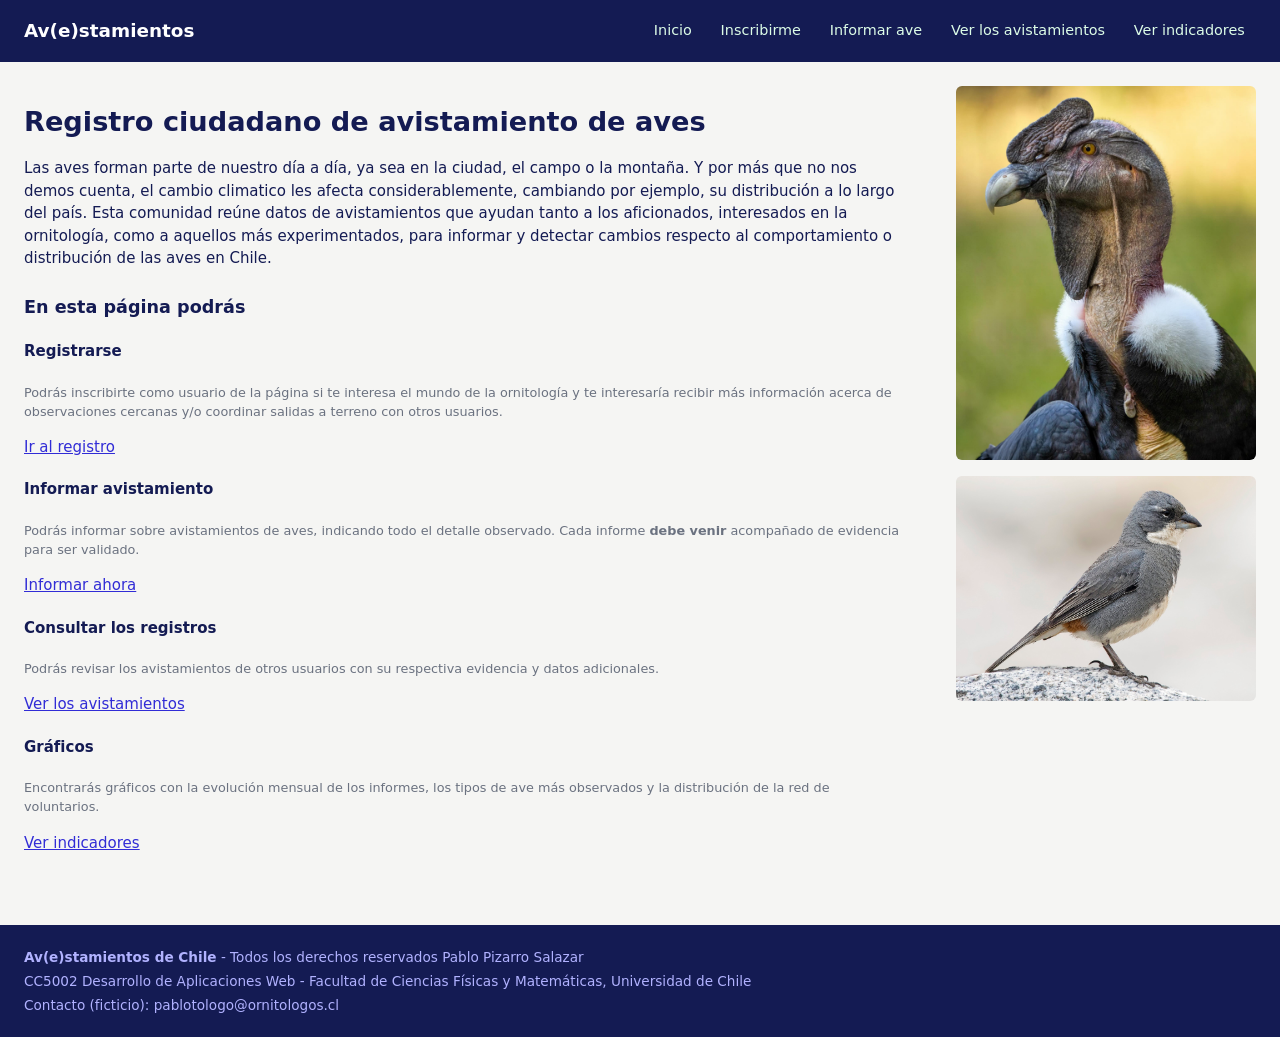
<file: index.html>
<!DOCTYPE html>
<html lang="es">

<head>
    <meta charset="UTF-8">
    <meta name="viewport" content="width=device-width, initial-scale=1.0">
    <title>Página Principal | Av(e)stamientos</title>
    <link rel="stylesheet" href="css/estilos.css">
</head>

<body>

    <header>
        <h1>Av(e)stamientos</h1>
        <nav>
            <ul>
                <li><a href="index.html">Inicio</a></li>
                <li><a href="registro-voluntario.html">Inscribirme</a></li>
                <li><a href="nuevo-avistamiento.html">Informar ave</a></li>
                <li><a href="avistamientos.html">Ver los avistamientos</a></li>
                <li><a href="estadisticas.html">Ver indicadores</a></li>
            </ul>
        </nav>
    </header>

    <div class="contenido-principal">
        <main>
            <h2>Registro ciudadano de avistamiento de aves</h2>
            <p>Las aves forman parte de nuestro día a día, ya sea en la ciudad, el campo o la
            montaña. Y por más que no nos demos cuenta, el cambio climatico les afecta considerablemente,
            cambiando por ejemplo, su distribución a lo largo del país. Esta comunidad reúne datos de avistamientos
            que ayudan tanto a los aficionados, interesados en la ornitología, como a aquellos más experimentados, para informar
            y detectar cambios respecto al comportamiento o distribución de las aves en Chile.</p>

            <h3>En esta página podrás</h3>

            
            <section>
                <h4>Registrarse</h4>
                <small class="ayuda">Podrás inscribirte como usuario de la página si te interesa el mundo de la ornitología
                    y te interesaría recibir más información acerca de observaciones cercanas
                    y/o coordinar salidas a terreno con otros usuarios.</small>
                <p><a href="registro-voluntario.html">Ir al registro</a></p>
            </section>
            <section>
                <h4>Informar avistamiento</h4>
                <small class="ayuda">Podrás informar sobre avistamientos de aves, indicando todo el detalle observado.
                    Cada informe <strong>debe venir</strong> acompañado de evidencia para ser validado.</small>
                <p><a href="nuevo-avistamiento.html">Informar ahora</a></p>
            </section>
            <section>
                <h4>Consultar los registros</h4>
                <small class="ayuda">Podrás revisar los avistamientos de otros usuarios con su respectiva evidencia y
                    datos adicionales.</small>
                <p><a href="avistamientos.html">Ver los avistamientos</a></p>
            </section>
            <section>
                <h4>Gráficos</h4>
                <small class="ayuda">Encontrarás gráficos con la evolución mensual de los informes, los tipos de ave
                    más observados y la distribución de la red de voluntarios.</small>
                <p><a href="estadisticas.html">Ver indicadores</a></p>
            </section>

        </main>

        <aside>
            <img src="img/condor-andino.jpg" alt="Primer plano de Cóndor Andino" width="300" height="300">
            <img src="img/diuca.jpeg" alt="Diuca parada en una rama" width="300" height="300">
        </aside>
    </div>

    <footer>
        <p><b>Av(e)stamientos de Chile</b> - Todos los derechos reservados Pablo Pizarro Salazar</p>
        <p>CC5002 Desarrollo de Aplicaciones Web - Facultad de Ciencias Físicas y Matemáticas, Universidad de Chile</p>
        <p>Contacto (ficticio): pablotologo@ornitologos.cl</p>
    </footer>

</body>

</html>
</file>
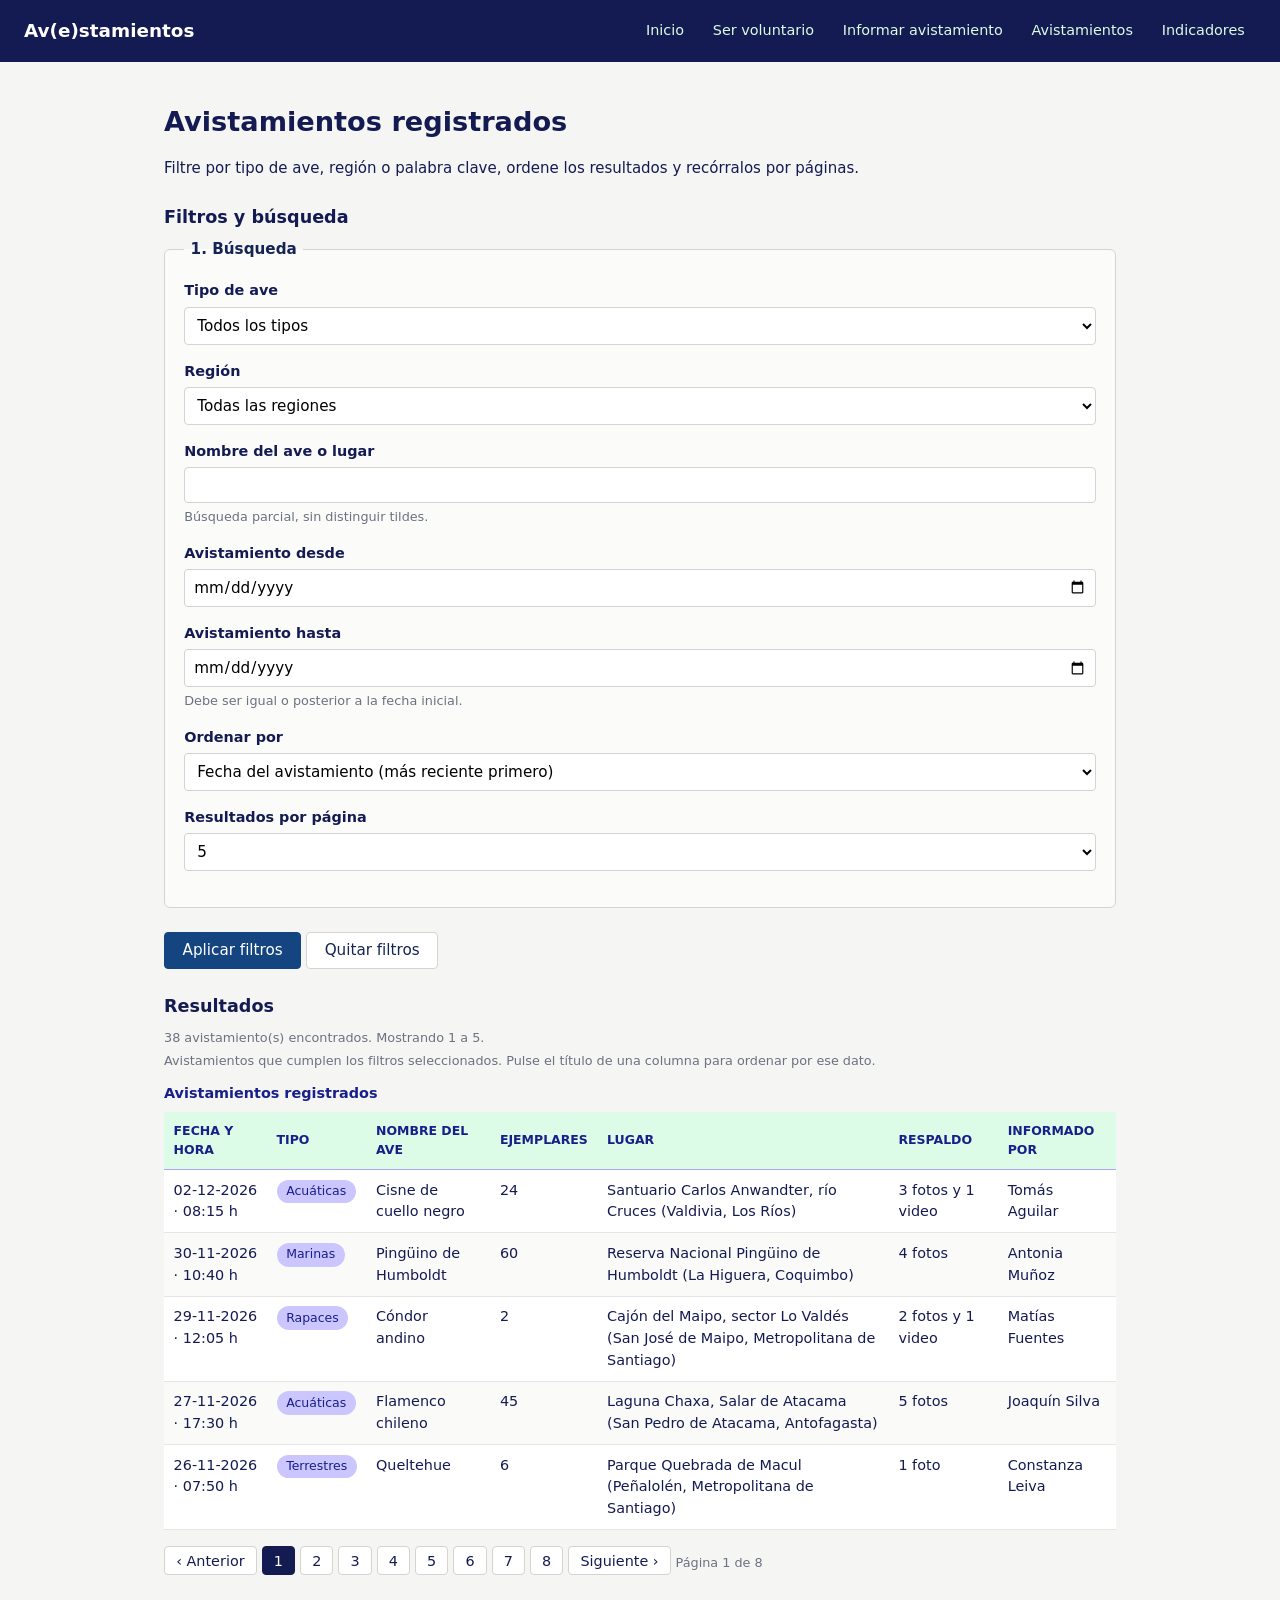
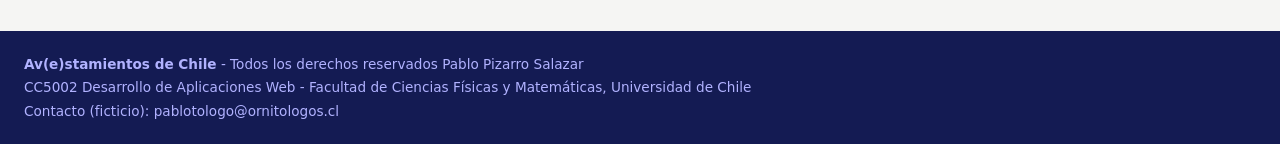
<file: avistamientos.html>
<!DOCTYPE html>
<html lang="es">

<head>
    <meta charset="UTF-8">
    <meta name="viewport" content="width=device-width, initial-scale=1.0">
    <title>Avistamientos registrados | Av(e)stamientos</title>
    <link rel="stylesheet" href="css/estilos.css">
</head>

<body>

    <header>
        <h1>Av(e)stamientos</h1>
        <nav>
            <ul>
                <li><a href="index.html">Inicio</a></li>
                <li><a href="registro-voluntario.html">Ser voluntario</a></li>
                <li><a href="nuevo-avistamiento.html">Informar avistamiento</a></li>
                <li><a href="avistamientos.html">Avistamientos</a></li>
                <li><a href="estadisticas.html">Indicadores</a></li>
            </ul>
        </nav>
    </header>

    <main>
        <form id="form-avistamientos" novalidate>
            <h2>Avistamientos registrados</h2>
            <p>Filtre por tipo de ave, región o palabra clave, ordene los resultados y recórralos por páginas.
            </p>

            <section>
                <h3>Filtros y búsqueda</h3>
                <fieldset>
                    <legend>Búsqueda</legend>
                    <div>
                        <label for="tipo-ave">Tipo de ave</label>
                        <select id="tipo-ave" name="tipo-ave">
                            <option value="todos">Todos los tipos</option>
                            <option value="rapaces">Rapaces</option>
                            <option value="acuaticas">Acuáticas</option>
                            <option value="marinas">Marinas</option>
                            <option value="terrestres">Terrestres</option>
                            <option value="paseriformes">Paseriformes</option>
                            <option value="picaflores">Picaflores</option>
                        </select>
                        <span class="error" id="error-tipo-ave"></span>
                    </div>
                    <div>
                        <label for="region">Región</label>
                        <select id="region" name="region">
                            <option value="">Todas las regiones</option>
                            <option value="Arica y Parinacota">Arica y Parinacota</option>
                            <option value="Tarapacá">Tarapacá</option>
                            <option value="Antofagasta">Antofagasta</option>
                            <option value="Atacama">Atacama</option>
                            <option value="Coquimbo">Coquimbo</option>
                            <option value="Valparaíso">Valparaíso</option>
                            <option value="Metropolitana de Santiago">Metropolitana de Santiago</option>
                            <option value="Libertador General Bernardo O'Higgins">O'Higgins</option>
                            <option value="Maule">Maule</option>
                            <option value="Ñuble">Ñuble</option>
                            <option value="Biobío">Biobío</option>
                            <option value="La Araucanía">La Araucanía</option>
                            <option value="Los Ríos">Los Ríos</option>
                            <option value="Los Lagos">Los Lagos</option>
                            <option value="Aysén del General Carlos Ibáñez del Campo">Aysén</option>
                            <option value="Magallanes y de la Antártica Chilena">Magallanes</option>
                        </select>
                        <span class="error" id="error-region"></span>
                    </div>
                    <div>
                        <label for="palabra-clave">Nombre del ave o lugar</label>
                        <input type="text" id="palabra-clave" name="palabra-clave">
                        <small class="ayuda">Búsqueda parcial, sin distinguir tildes.</small>
                        <span class="error" id="error-palabra-clave"></span>
                    </div>
                    <div>
                        <label for="avistamiento-desde">Avistamiento desde</label>
                        <input type="date" id="avistamiento-desde" name="avistamiento-desde">
                        <span class="error" id="error-avistamiento-desde"></span>
                    </div>
                    <div>
                        <label for="avistamiento-hasta">Avistamiento hasta</label>
                        <input type="date" id="avistamiento-hasta" name="avistamiento-hasta">
                        <small class="ayuda">Debe ser igual o posterior a la fecha inicial.</small>
                        <span class="error" id="error-avistamiento-hasta"></span>
                    </div>
                    <div>
                        <label for="ordenar-por">Ordenar por</label>
                        <select id="ordenar-por" name="ordenar-por">
                            <option value="fecha-avistamiento-reciente">Fecha del avistamiento (más reciente primero)
                            </option>
                            <option value="fecha-avistamiento-antigua">Fecha del avistamiento (más antigua primero)
                            </option>
                            <option value="lugar-a">Lugar (A -> Z)</option>
                            <option value="lugar-z">Lugar (Z -> A)</option>
                            <option value="nombre-ave-a">Nombre del ave (A -> Z)</option>
                            <option value="nombre-ave-z">Nombre del ave (Z -> A)</option>
                            <option value="cantidad-ejem-mayores">Cantidad de ejemplares (mayores primero)</option>
                            <option value="cantidad-ejem-menores">Cantidad de ejemplares (menores primero)</option>
                        </select>
                        <span class="error" id="error-ordenar-por"></span>
                    </div>
                    <div>
                        <label for="resultados-por-pagina">Resultados por página</label>
                        <select id="resultados-por-pagina" name="resultados-por-pagina">
                            <option value="5">5</option>
                            <option value="10">10</option>
                            <option value="20">20</option>
                        </select>
                        <span class="error" id="error-resultados-por-pagina"></span>
                    </div>
                </fieldset>

            </section>
            <button type="button" id="btn-filtrar">Aplicar filtros</button>
            <button type="reset">Quitar filtros</button>

        </form>

        <section>
            <h3>Resultados</h3>
            <small class="ayuda" id="contador-resultados"></small>
            <small class="ayuda">Avistamientos que cumplen los filtros seleccionados. Pulse el título de una columna para ordenar por ese dato.</small>
            
            <table id="tabla-avistamientos">
                <caption>Avistamientos registrados</caption>
                <thead>
                    <tr>
                        <th scope="col">Fecha y hora</th>
                        <th scope="col">Tipo</th>
                        <th scope="col">Nombre del ave</th>
                        <th scope="col">Ejemplares</th>
                        <th scope="col">Lugar</th>
                        <th scope="col">Respaldo</th>
                        <th scope="col">Informado por</th>
                    </tr>
                </thead>
                <tbody id="cuerpo-tabla">
                </tbody>
            </table>

            <nav id="paginador" aria-label="Paginación de resultados"></nav>

        </section>
    </main>

    <footer>
        <p><b>Av(e)stamientos de Chile</b> - Todos los derechos reservados Pablo Pizarro Salazar</p>
        <p>CC5002 Desarrollo de Aplicaciones Web - Facultad de Ciencias Físicas y Matemáticas, Universidad de Chile</p>
        <p>Contacto (ficticio): pablotologo@ornitologos.cl</p>
    </footer>

    <script src="js/datos.js"></script>
    <script src="js/listado.js"></script>

</body>

</html>
</file>
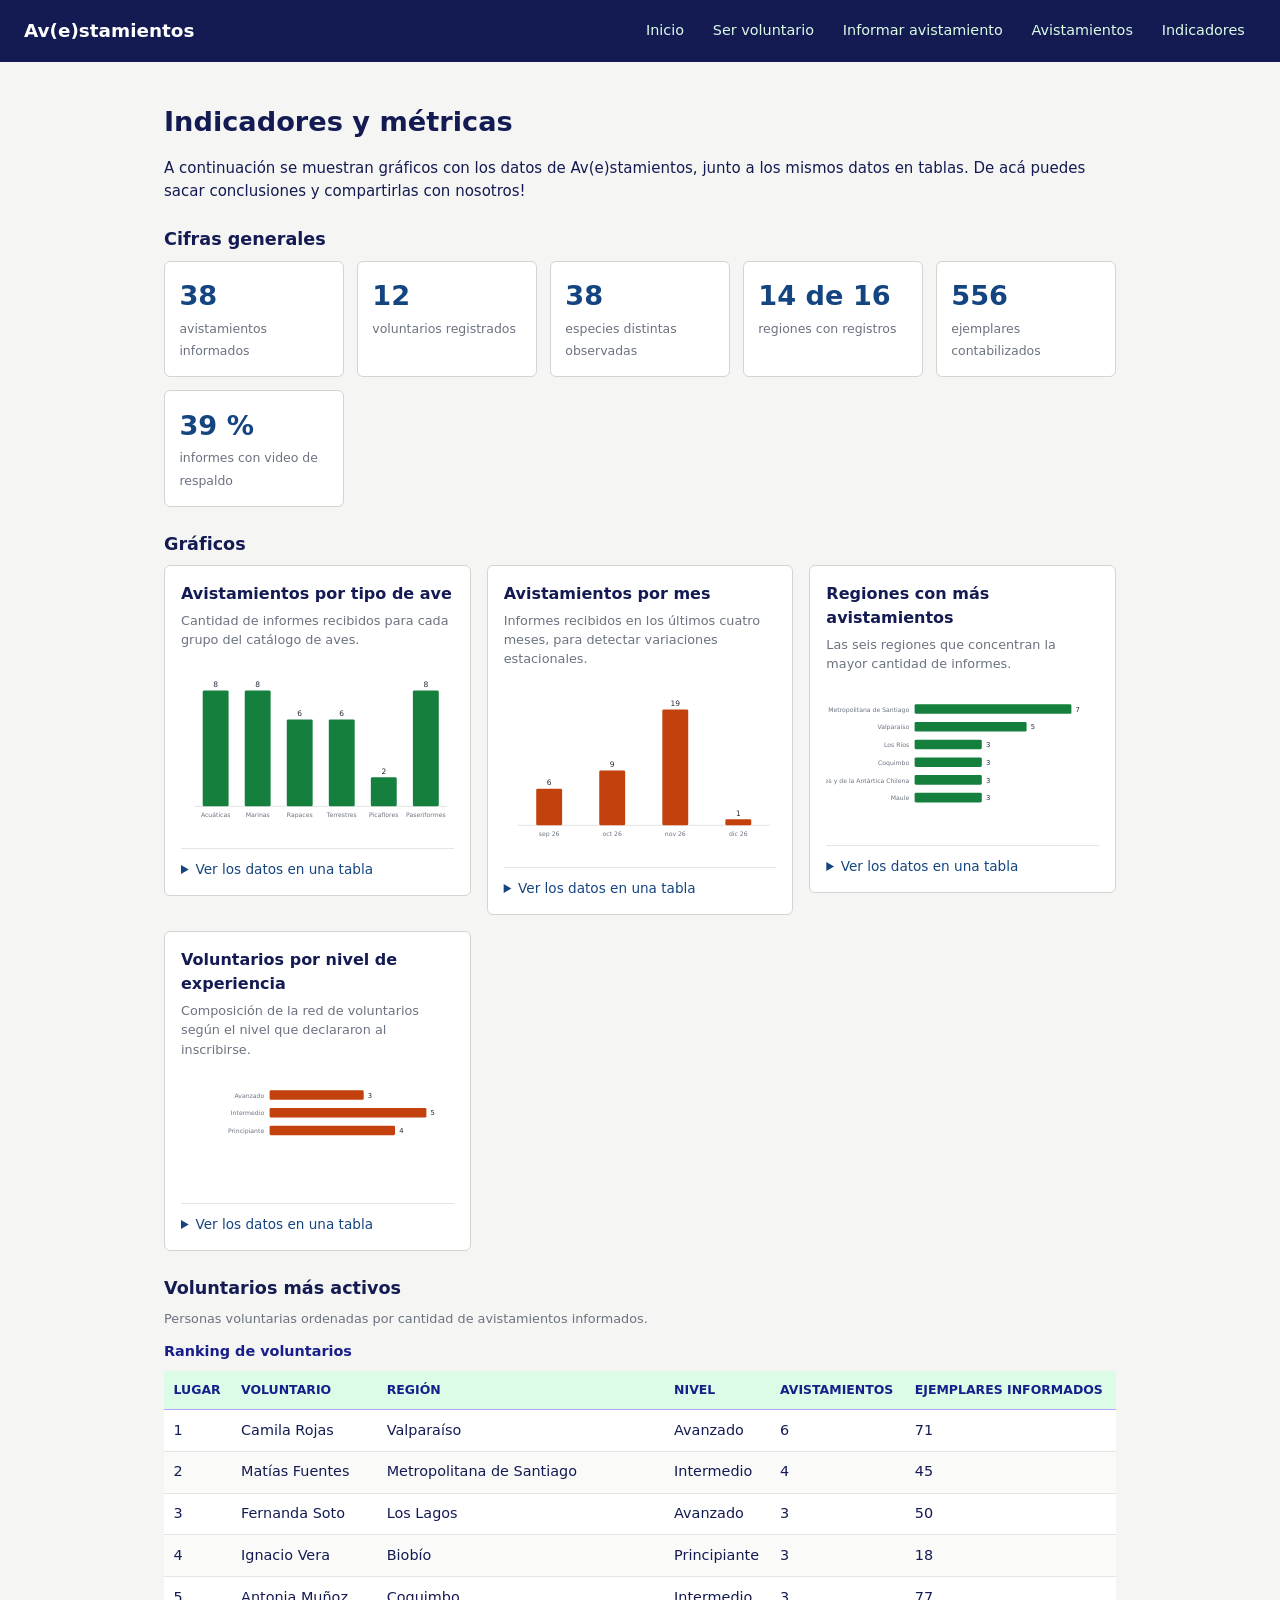
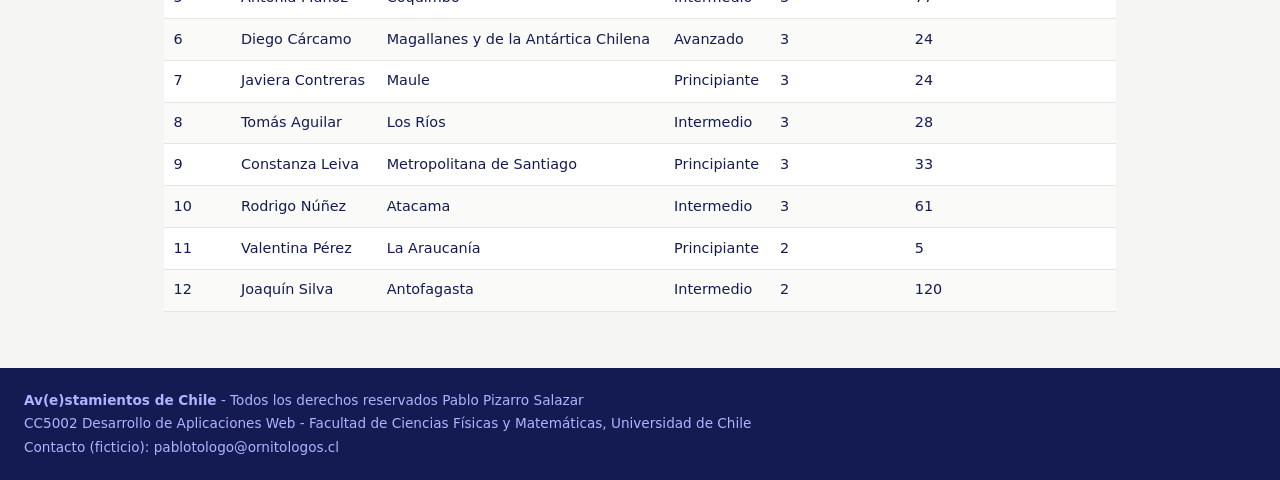
<file: estadisticas.html>
<!DOCTYPE html>
<html lang="es">

<head>
    <meta charset="UTF-8">
    <meta name="viewport" content="width=device-width, initial-scale=1.0">
    <title>Indicadores y métricas | Av(e)stamientos</title>
    <link rel="stylesheet" href="css/estilos.css">

</head>

<body>

    <header>
        <h1>Av(e)stamientos</h1>
        <nav>
            <ul>
                <li><a href="index.html">Inicio</a></li>
                <li><a href="registro-voluntario.html">Ser voluntario</a></li>
                <li><a href="nuevo-avistamiento.html">Informar avistamiento</a></li>
                <li><a href="avistamientos.html">Avistamientos</a></li>
                <li><a href="estadisticas.html">Indicadores</a></li>
            </ul>
        </nav>
    </header>

    <main>
        <h2>Indicadores y métricas</h2>
        <p>A continuación se muestran gráficos con los datos de Av(e)stamientos, junto a los mismos datos en tablas.
            De acá puedes sacar conclusiones y compartirlas con nosotros!
        </p>

        <section>

            <h3>Cifras generales</h3>
            <ul id="cifras" class="cifras"></ul>

        </section>

        <section>
            <h3>Gráficos</h3>

            <div class="tarjetas-graficos">

                <article class="tarjeta-grafico">
                    <h4>Avistamientos por tipo de ave</h4>

                    <p class="ayuda">Cantidad de informes recibidos para cada grupo del catálogo
                        de aves.</p>

                    <svg id="grafico-tipos" viewBox="0 0 400 240" role="img"
                         aria-label="Gráfico de barras con la cantidad de avistamientos por tipo de ave">
                    </svg>

                    <details>
                        <summary>Ver los datos en una tabla</summary>
                        <table>
                            <caption>Avistamientos por tipo de ave</caption>
                            <thead>
                                <tr>
                                    <th scope="col">Tipo</th>
                                    <th scope="col">Cantidad</th>
                                </tr>
                            </thead>
                            <tbody id="tabla-tipos"></tbody>
                        </table>
                    </details>
                </article>

                <article class="tarjeta-grafico">
                    <h4>Avistamientos por mes</h4>
                    <p class="ayuda">Informes recibidos en los últimos cuatro meses, para detectar
                        variaciones estacionales.</p>

                    <svg id="grafico-meses" viewBox="0 0 400 240" role="img"
                         aria-label="Gráfico de barras con la cantidad de avistamientos por mes">
                    </svg>

                    <details>
                        <summary>Ver los datos en una tabla</summary>
                        <table>
                            <caption>Avistamientos por mes</caption>
                            <thead>
                                <tr>
                                    <th scope="col">Mes</th>
                                    <th scope="col">Cantidad</th>
                                </tr>
                            </thead>
                            <tbody id="tabla-meses"></tbody>
                        </table>
                    </details>
                </article>

                <article class="tarjeta-grafico">
                    <h4>Regiones con más avistamientos</h4>
                    <p class="ayuda">Las seis regiones que concentran la mayor cantidad de
                        informes.</p>

                    <svg id="grafico-regiones" viewBox="0 0 400 200" role="img"
                         aria-label="Gráfico de barras horizontales con las regiones que tienen más avistamientos">
                    </svg>

                    <details>
                        <summary>Ver los datos en una tabla</summary>
                        <table>
                            <caption>Avistamientos por región</caption>
                            <thead>
                                <tr>
                                    <th scope="col">Región</th>
                                    <th scope="col">Cantidad</th>
                                </tr>
                            </thead>
                            <tbody id="tabla-regiones"></tbody>
                        </table>
                    </details>
                </article>

                <article class="tarjeta-grafico">
                    <h4>Voluntarios por nivel de experiencia</h4>
                    <p class="ayuda">Composición de la red de voluntarios según el nivel que
                        declararon al inscribirse.</p>

                    <svg id="grafico-niveles" viewBox="0 0 400 160" role="img"
                         aria-label="Gráfico de barras horizontales con la cantidad de voluntarios por nivel de experiencia">
                    </svg>

                    <details>
                        <summary>Ver los datos en una tabla</summary>
                        <table>
                            <caption>Voluntarios por nivel</caption>
                            <thead>
                                <tr>
                                    <th scope="col">Nivel</th>
                                    <th scope="col">Cantidad</th>
                                </tr>
                            </thead>
                            <tbody id="tabla-niveles"></tbody>
                        </table>
                    </details>
                </article>

            </div>
        </section>

        <section>
            <h3>Voluntarios más activos</h3>
            <p class="ayuda">Personas voluntarias ordenadas por cantidad de avistamientos
                informados.</p>
            <table>
                <caption>Ranking de voluntarios</caption>
                <thead>
                    <tr>
                        <th scope="col">Lugar</th>
                        <th scope="col">Voluntario</th>
                        <th scope="col">Región</th>
                        <th scope="col">Nivel</th>
                        <th scope="col">Avistamientos</th>
                        <th scope="col">Ejemplares informados</th>
                    </tr>
                </thead>
                <tbody id="cuerpo-ranking"></tbody>
            </table>
        </section>
    </main>

    <footer>
        <p><b>Av(e)stamientos de Chile</b> - Todos los derechos reservados Pablo Pizarro Salazar</p>
        <p>CC5002 Desarrollo de Aplicaciones Web - Facultad de Ciencias Físicas y Matemáticas, Universidad de Chile</p>
        <p>Contacto (ficticio): pablotologo@ornitologos.cl</p>
    </footer>

    <script src="js/datos.js"></script>
    <script src="js/estadisticas.js"></script>

</body>

</html>
</file>
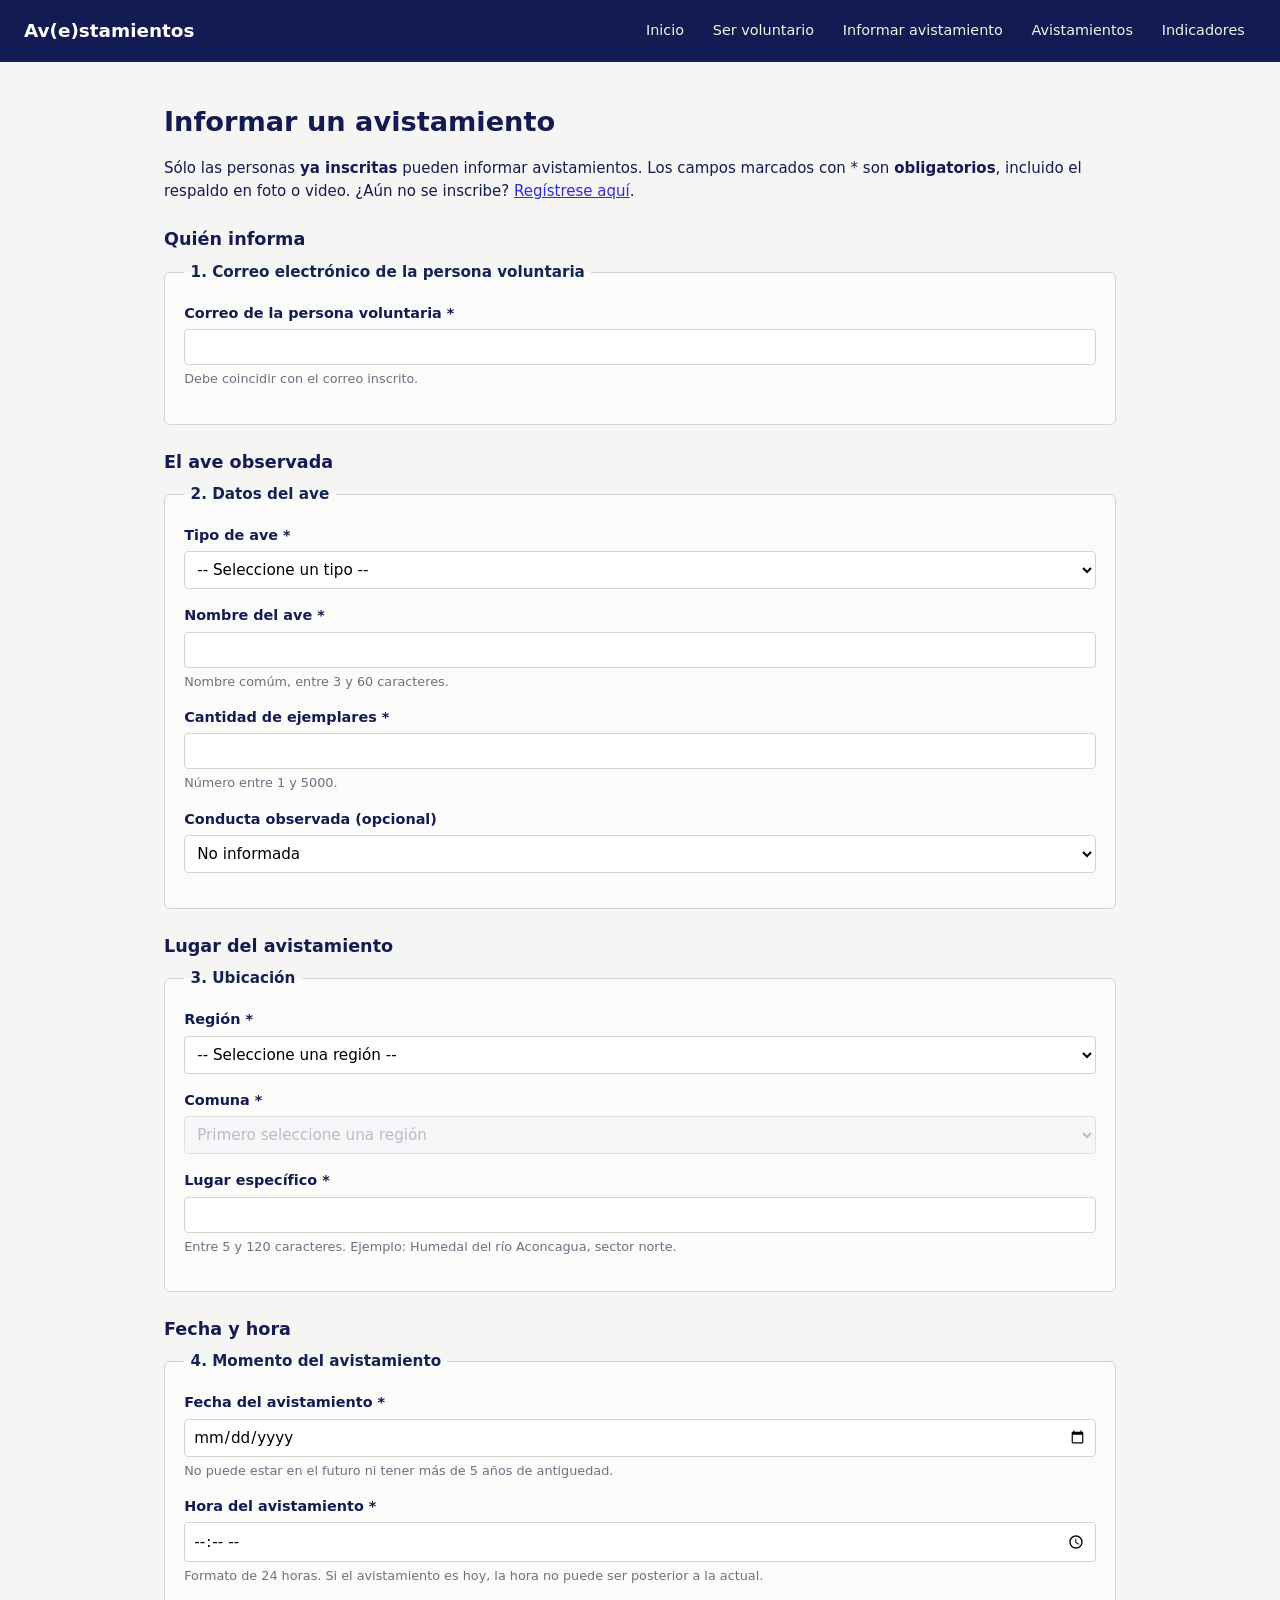
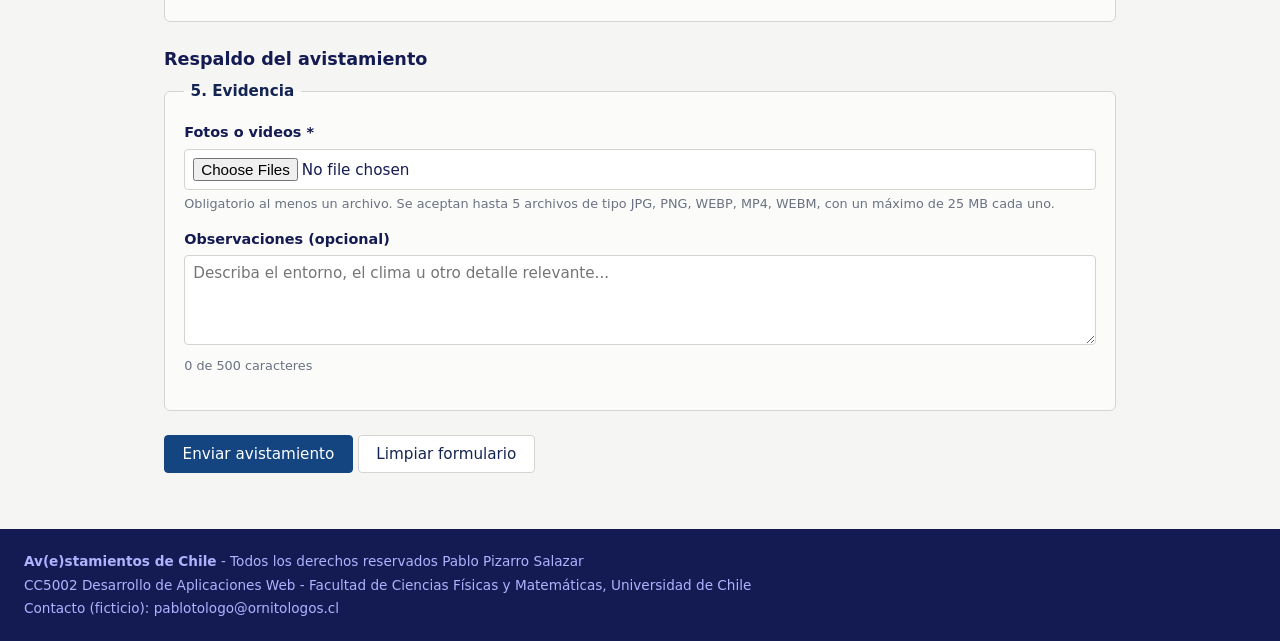
<file: nuevo-avistamiento.html>
<!DOCTYPE html>
<html lang="es">

<head>
    <meta charset="UTF-8">
    <meta name="viewport" content="width=device-width, initial-scale=1.0">
    <title>Informar avistamiento | Av(e)stamientos</title>
    <link rel="stylesheet" href="css/estilos.css">
</head>

<body>

    <header>
        <h1>Av(e)stamientos</h1>
        <nav>
            <ul>
                <li><a href="index.html">Inicio</a></li>
                <li><a href="registro-voluntario.html">Ser voluntario</a></li>
                <li><a href="nuevo-avistamiento.html">Informar avistamiento</a></li>
                <li><a href="avistamientos.html">Avistamientos</a></li>
                <li><a href="estadisticas.html">Indicadores</a></li>
            </ul>
        </nav>
    </header>

    <main>
        <form id="form-registrar-avistamiento" novalidate>
            <h2>Informar un avistamiento</h2>
            <p>Sólo las personas <strong>ya inscritas</strong> pueden informar avistamientos. Los campos marcados
                con * son <strong>obligatorios</strong>, incluido el respaldo en foto o video.
                ¿Aún no se inscribe? <a href="registro-voluntario.html">Regístrese aquí</a>.
            </p>

            <section>
                <h3>Quién informa</h3>
                <fieldset>
                    <legend>Correo electrónico de la persona voluntaria</legend>
                    <div>
                        <label for="correo-voluntario">Correo de la persona voluntaria *</label>
                        <input type="email" id="correo-voluntario" name="correo_voluntario" required>
                        <small class="ayuda">Debe coincidir con el correo inscrito.</small>
                        <span class="error" id="error-correo-voluntario"></span>
                    </div>
                </fieldset>
            </section>

            <section>
                <h3>El ave observada</h3>
                <fieldset>
                    <legend>Datos del ave</legend>
                    <div>
                        <label for="tipo-ave">Tipo de ave *</label>
                        <select id="tipo-ave" name="tipo_ave" required>
                            <option value="">-- Seleccione un tipo --</option>
                            <option value="rapaces">Rapaces</option>
                            <option value="acuaticas">Acuáticas</option>
                            <option value="marinas">Marinas</option>
                            <option value="terrestres">Terrestres</option>
                            <option value="paseriformes">Paseriformes</option>
                            <option value="picaflores">Picaflores</option>
                        </select>
                        <span class="error" id="error-tipo-ave"></span>
                    </div>
                    <div>
                        <label for="nombre-ave">Nombre del ave *</label>
                        <input type="text" id="nombre-ave" name="nombre_ave" maxlength="60" required>
                        <small class="ayuda">Nombre comúm, entre 3 y 60 caracteres.</small>
                        <span class="error" id="error-nombre-ave"></span>
                    </div>
                    <div>
                        <label for="cantidad">Cantidad de ejemplares *</label>
                        <input type="number" id="cantidad" name="cantidad" min="1" max="5000" required>
                        <small class="ayuda">Número entre 1 y 5000.</small>
                        <span class="error" id="error-cantidad"></span>
                    </div>
                    <div>
                        <label for="conducta">Conducta observada (opcional)</label>
                        <select id="conducta" name="conducta">
                            <option value="">No informada</option>
                            <option value="alimentacion">Alimentación</option>
                            <option value="vuelo">En vuelo</option>
                            <option value="descanso">Descanso</option>
                            <option value="nidificacion">Nidificación</option>
                            <option value="canto">Canto o vocalización</option>
                        </select>
                    </div>
                </fieldset>
            </section>

            <section>
                <h3>Lugar del avistamiento</h3>
                <fieldset>
                    <legend>Ubicación</legend>
                    <div>
                        <label for="region">Región *</label>
                        <select id="region" name="region" required>
                            <option value="">-- Seleccione una región --</option>
                            <option value="Arica y Parinacota">Arica y Parinacota</option>
                            <option value="Tarapacá">Tarapacá</option>
                            <option value="Antofagasta">Antofagasta</option>
                            <option value="Atacama">Atacama</option>
                            <option value="Coquimbo">Coquimbo</option>
                            <option value="Valparaíso">Valparaíso</option>
                            <option value="Metropolitana de Santiago">Metropolitana de Santiago</option>
                            <option value="Libertador General Bernardo O'Higgins">O'Higgins</option>
                            <option value="Maule">Maule</option>
                            <option value="Ñuble">Ñuble</option>
                            <option value="Biobío">Biobío</option>
                            <option value="La Araucanía">La Araucanía</option>
                            <option value="Los Ríos">Los Ríos</option>
                            <option value="Los Lagos">Los Lagos</option>
                            <option value="Aysén del General Carlos Ibáñez del Campo">Aysén</option>
                            <option value="Magallanes y de la Antártica Chilena">Magallanes</option>
                        </select>
                        <span class="error" id="error-region"></span>
                    </div>
                    <div>
                        <label for="comuna">Comuna *</label>
                        <select id="comuna" name="comuna" required disabled>
                            <option value="">Primero seleccione una región</option>
                        </select>
                        <span class="error" id="error-comuna"></span>
                    </div>
                    <div>
                        <label for="lugar">Lugar específico *</label>
                        <input type="text" id="lugar" name="lugar" maxlength="120" required>
                        <small class="ayuda">Entre 5 y 120 caracteres. Ejemplo: Humedal del río Aconcagua, sector norte.</small>
                        <span class="error" id="error-lugar"></span>
                    </div>
                </fieldset>
            </section>

            <section>
                <h3>Fecha y hora</h3>
                <fieldset>
                    <legend>Momento del avistamiento</legend>
                    <div>
                        <label for="fecha">Fecha del avistamiento *</label>
                        <input type="date" id="fecha" name="fecha" required>
                        <small class="ayuda">No puede estar en el futuro ni tener más de 5 años de antiguedad.</small>
                        <span class="error" id="error-fecha"></span>
                    </div>
                    <div>
                        <label for="hora">Hora del avistamiento *</label>
                        <input type="time" id="hora" name="hora" required>
                        <small class="ayuda">Formato de 24 horas. Si el avistamiento es hoy, la hora no puede ser posterior a la actual.</small>
                        <span class="error" id="error-hora"></span>
                    </div>
                </fieldset>
            </section>

            <section>
                <h3>Respaldo del avistamiento</h3>
                <fieldset>
                    <legend>Evidencia</legend>
                    <div>
                        <label for="evidencia">Fotos o videos *</label>
                        <input type="file" id="evidencia" name="evidencia" multiple
                            accept="image/jpeg,image/png,image/webp,video/mp4,video/webm" required>
                        <small class="ayuda">Obligatorio al menos un archivo. Se aceptan hasta 5 archivos de tipo JPG, PNG, WEBP, MP4, WEBM, con un máximo de 25 MB cada uno.</small>
                        <span class="error" id="error-evidencia"></span>
                        <ul id="lista-archivos"></ul>
                    </div>
                    <div>
                        <label for="obs">Observaciones (opcional)</label>
                        <textarea id="obs" name="obs" rows="4" cols="40" maxlength="500"
                            placeholder="Describa el entorno, el clima u otro detalle relevante..."></textarea>
                        <small class="ayuda" id="contador-obs"></small>
                    </div>
                </fieldset>
            </section>

            <p id="mensaje-final"></p>
            
            <button type="submit">Enviar avistamiento</button>
            <button type="reset">Limpiar formulario</button>
        </form>
    </main>

    <footer>
        <p><b>Av(e)stamientos de Chile</b> - Todos los derechos reservados Pablo Pizarro Salazar</p>
        <p>CC5002 Desarrollo de Aplicaciones Web - Facultad de Ciencias Físicas y Matemáticas, Universidad de Chile</p>
        <p>Contacto (ficticio): pablotologo@ornitologos.cl</p>
    </footer>

    <script src="js/regiones.js"></script>
    <script src="js/validaciones.js"></script>
    <script src="js/avistamiento.js"></script>

</body>

</html>
</file>
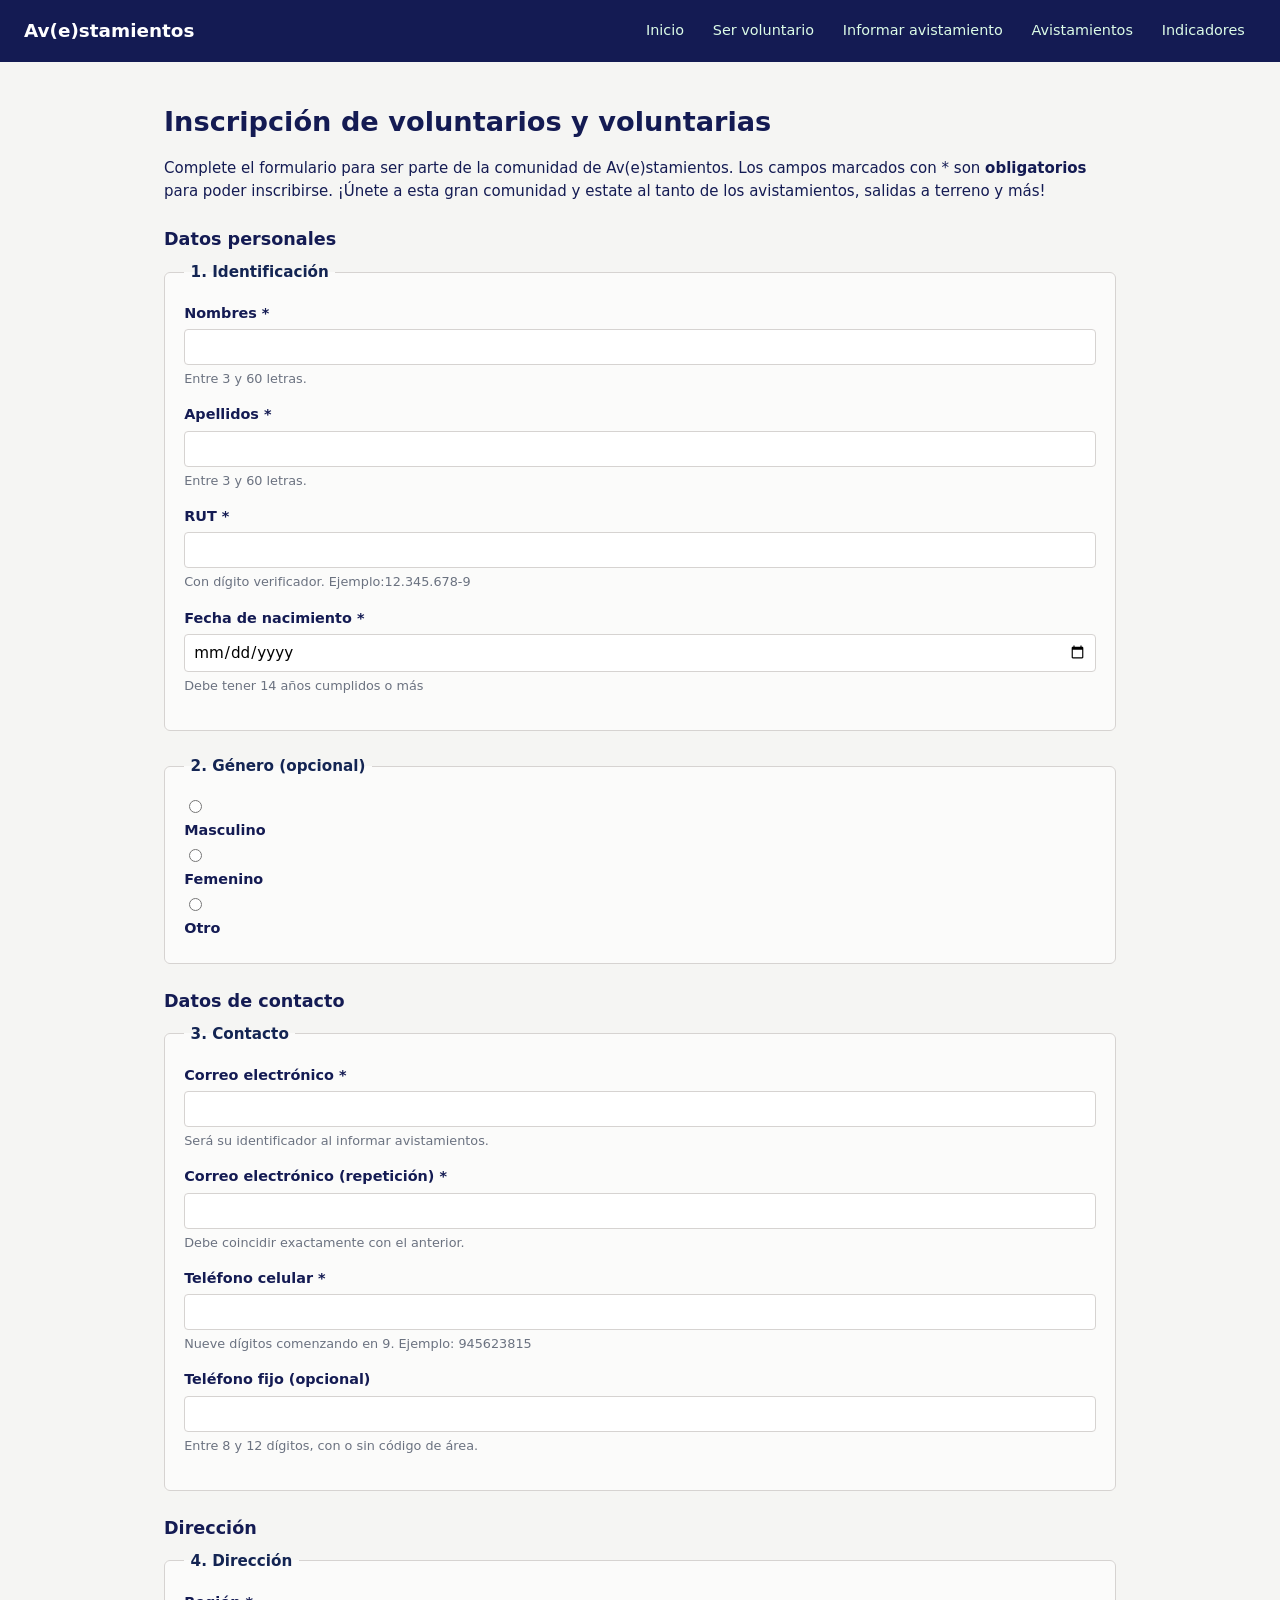
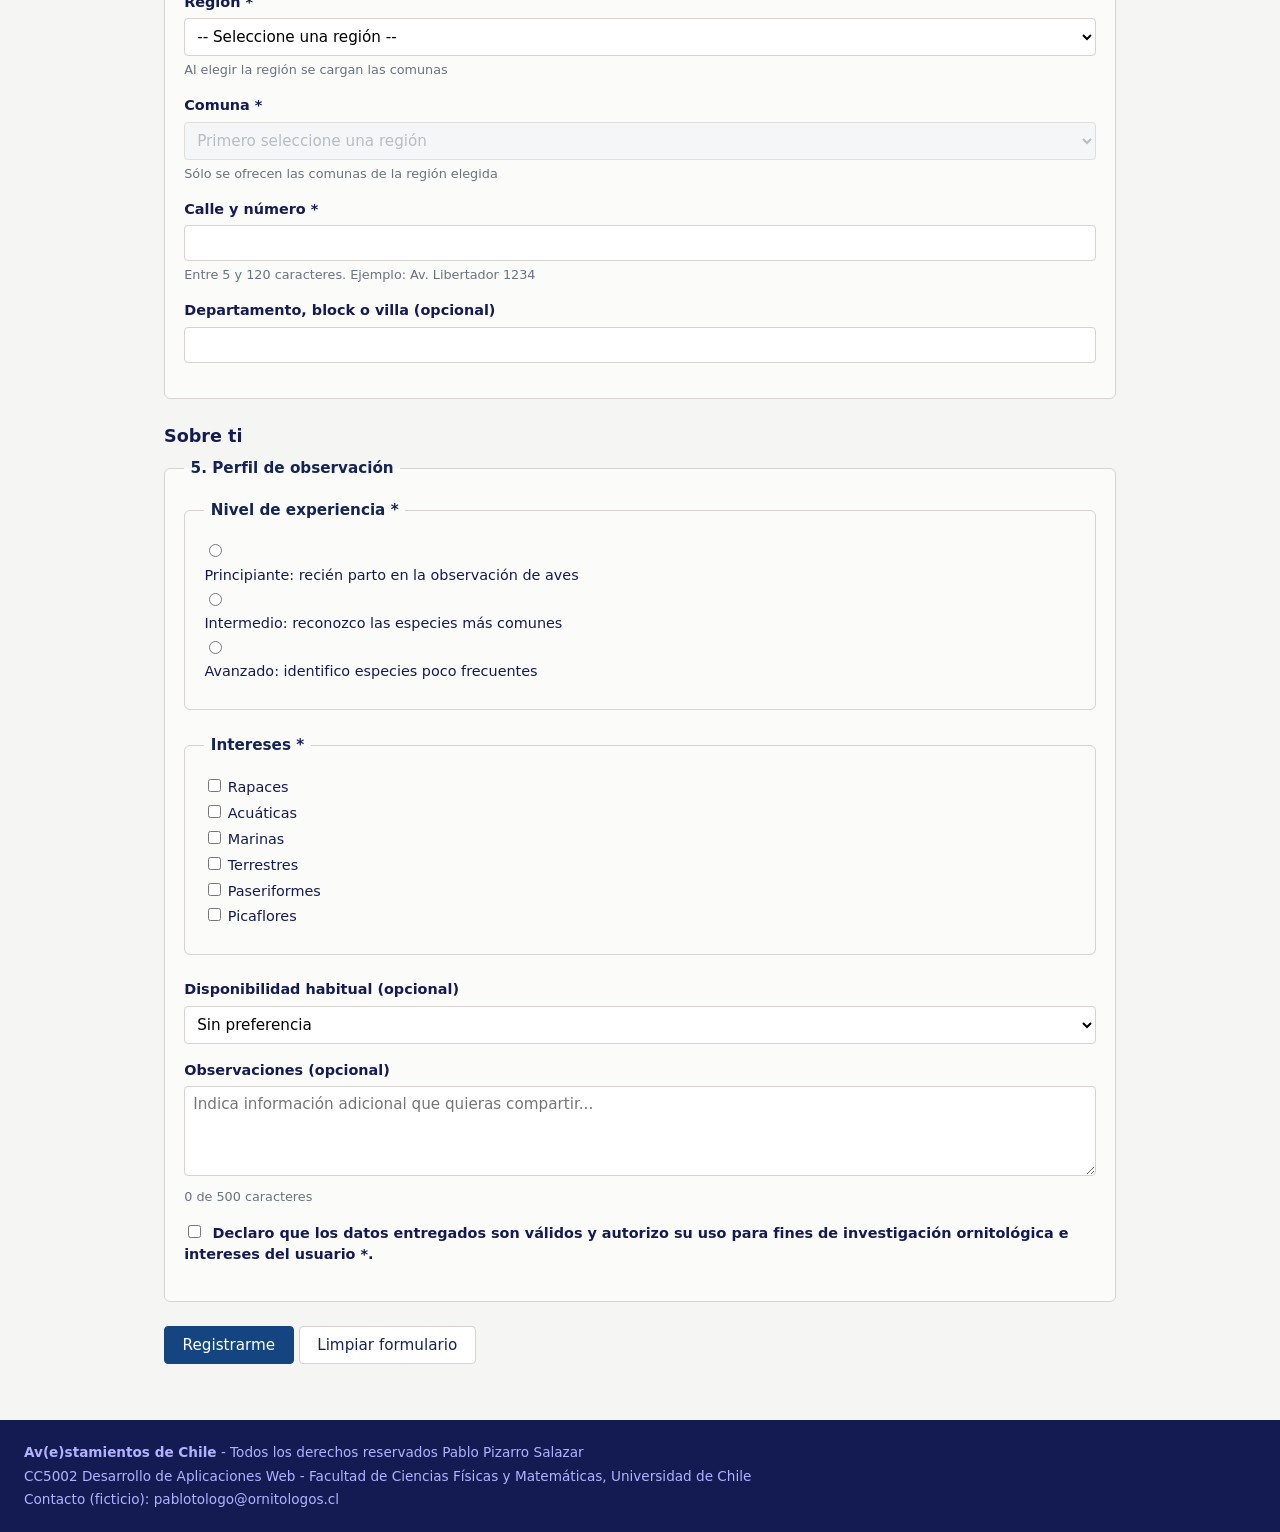
<file: registro-voluntario.html>
<!DOCTYPE html>
<html lang="es">

<head>
    <meta charset="UTF-8">
    <meta name="viewport" content="width=device-width, initial-scale=1.0">
    <title>Inscripción de voluntarios | Av(e)stamientos</title>
    <link rel="stylesheet" href="css/estilos.css">
</head>

<body>

    <header>
        <h1>Av(e)stamientos</h1>
        <nav>
            <ul>
                <li><a href="index.html">Inicio</a></li>
                <li><a href="registro-voluntario.html">Ser voluntario</a></li>
                <li><a href="nuevo-avistamiento.html">Informar avistamiento</a></li>
                <li><a href="avistamientos.html">Avistamientos</a></li>
                <li><a href="estadisticas.html">Indicadores</a></li>
            </ul>
        </nav>
    </header>

    <main>
        <form id="form-registro" novalidate>
            <h2>Inscripción de voluntarios y voluntarias</h2>
            <p>Complete el formulario para ser parte de la comunidad de Av(e)stamientos. Los campos
                marcados con * son <strong>obligatorios</strong> para poder inscribirse. ¡Únete a esta
                gran comunidad y estate al tanto de los avistamientos, salidas a terreno y más!
            </p>

            <section>
                <h3>Datos personales</h3>
                <fieldset>
                    <legend>Identificación</legend>
                    <div>
                        <label for="nombres">Nombres *</label>
                        <input type="text" id="nombres" name="nombres" required>
                        <small class="ayuda">Entre 3 y 60 letras.</small>
                        <span class="error" id="error-nombres"></span>
                    </div>
                    <div>
                        <label for="apellidos">Apellidos *</label>
                        <input type="text" id="apellidos" name="apellidos" required>
                        <small class="ayuda">Entre 3 y 60 letras.</small>
                        <span class="error" id="error-apellidos"></span>
                    </div>
                    <div>
                        <label for="rut">RUT *</label>
                        <input type="text" id="rut" name="rut" required>
                        <small class="ayuda">Con dígito verificador. Ejemplo:12.345.678-9</small>
                        <span class="error" id="error-rut"></span>
                    </div>
                    <div>
                        <label for="fecha-nacimiento">Fecha de nacimiento *</label>
                        <input type="date" id="fecha-nacimiento" name="fecha-nacimiento" required>
                        <small class="ayuda">Debe tener 14 años cumplidos o más</small>
                        <span class="error" id="error-fecha-nacimiento"></span>
                    </div>
                </fieldset>
                <fieldset>
                    <legend>Género (opcional)</legend>
                    <input type="radio" id="genero-M" name="genero" value="masculino">
                    <label for="genero-M">Masculino</label>
                    <input type="radio" id="genero-F" name="genero" value="femenino">
                    <label for="genero-F">Femenino</label>
                    <input type="radio" id="genero-O" name="genero" value="otro">
                    <label for="genero-O">Otro</label>
                    <span class="error" id="error-genero"></span>
                </fieldset>
            </section>

            <section>
                <h3>Datos de contacto</h3>
                <fieldset>
                    <legend>Contacto</legend>
                    <div>
                        <label for="correo">Correo electrónico *</label>
                        <input type="email" id="correo" name="correo" required>
                        <small class="ayuda">Será su identificador al informar avistamientos.</small>
                        <span class="error" id="error-correo"></span>
                    </div>
                    <div>
                        <label for="correo-rep">Correo electrónico (repetición) *</label>
                        <input type="email" id="correo-rep" name="correo-rep" required>
                        <small class="ayuda">Debe coincidir exactamente con el anterior.</small>
                        <span class="error" id="error-correo-rep"></span>
                    </div>
                    <div>
                        <label for="telefono">Teléfono celular *</label>
                        <input type="tel" id="telefono" name="telefono" required>
                        <small class="ayuda">Nueve dígitos comenzando en 9. Ejemplo: 945623815</small>
                        <span class="error" id="error-telefono"></span>
                    </div>
                    <div>
                        <label for="telefono-fijo">Teléfono fijo (opcional)</label>
                        <input type="tel" id="telefono-fijo" name="telefono-fijo">
                        <small class="ayuda">Entre 8 y 12 dígitos, con o sin código de área.</small>
                        <span class="error" id="error-telefono-fijo"></span>
                    </div>
                </fieldset>
            </section>

            <section>
                <h3>Dirección</h3>
                <fieldset>
                    <legend>Dirección</legend>
                    <div>
                        <label for="region">Región *</label>
                        <select id="region" name="region" required>
                            <option value="">-- Seleccione una región --</option>
                            <option value="Arica y Parinacota">Arica y Parinacota</option>
                            <option value="Tarapacá">Tarapacá</option>
                            <option value="Antofagasta">Antofagasta</option>
                            <option value="Atacama">Atacama</option>
                            <option value="Coquimbo">Coquimbo</option>
                            <option value="Valparaíso">Valparaíso</option>
                            <option value="Metropolitana de Santiago">Metropolitana de Santiago</option>
                            <option value="Libertador General Bernardo O'Higgins">O'Higgins</option>
                            <option value="Maule">Maule</option>
                            <option value="Ñuble">Ñuble</option>
                            <option value="Biobío">Biobío</option>
                            <option value="La Araucanía">La Araucanía</option>
                            <option value="Los Ríos">Los Ríos</option>
                            <option value="Los Lagos">Los Lagos</option>
                            <option value="Aysén del General Carlos Ibáñez del Campo">Aysén</option>
                            <option value="Magallanes y de la Antártica Chilena">Magallanes</option>
                        </select>
                        <small class="ayuda">Al elegir la región se cargan las comunas</small>
                        <span class="error" id="error-region"></span>
                    </div>
                    <div>
                        <label for="comuna">Comuna *</label>
                        <select id="comuna" name="comuna" required disabled>
                            <option value="">Primero seleccione una región</option>
                        </select>
                        <small class="ayuda">Sólo se ofrecen las comunas de la región elegida</small>
                        <span class="error" id="error-comuna"></span>
                    </div>
                    <div>
                        <label for="direccion">Calle y número *</label>
                        <input type="text" id="direccion" name="direccion" required>
                        <small class="ayuda">Entre 5 y 120 caracteres. Ejemplo: Av. Libertador 1234</small>
                        <span class="error" id="error-direccion"></span>
                    </div>
                    <div>
                        <label for="departamento">Departamento, block o villa (opcional)</label>
                        <input type="text" id="departamento" name="departamento">
                        <span class="error" id="error-departamento"></span>
                    </div>
                </fieldset>
            </section>

            <section>
                <h3>Sobre ti</h3>
                <fieldset>
                    <legend>Perfil de observación</legend>

                    <fieldset>
                        <legend>Nivel de experiencia *</legend>
                        <input type="radio" id="experiencia-P" name="experiencia" value="principiante" required>
                        <label for="experiencia-P">Principiante: recién parto en la observación de aves</label>
                        <input type="radio" id="experiencia-I" name="experiencia" value="intermedio" required>
                        <label for="experiencia-I">Intermedio: reconozco las especies más comunes</label>
                        <input type="radio" id="experiencia-A" name="experiencia" value="avanzado" required>
                        <label for="experiencia-A">Avanzado: identifico especies poco frecuentes</label>
                        <span class="error" id="error-experiencia"></span>
                    </fieldset>

                    <fieldset>
                        <legend>Intereses *</legend>
                        <label for="interes-rapaces">
                            <input type="checkbox" id="interes-rapaces" name="interes-rapaces">Rapaces
                        </label>
                        <label for="interes-acuaticas">
                            <input type="checkbox" id="interes-acuaticas" name="interes-acuaticas">Acuáticas
                        </label>
                        <label for="interes-marinas">
                            <input type="checkbox" id="interes-marinas" name="interes-marinas">Marinas
                        </label>
                        <label for="interes-terrestres">
                            <input type="checkbox" id="interes-terrestres" name="interes-terrestres">Terrestres
                        </label>
                        <label for="interes-paseriformes">
                            <input type="checkbox" id="interes-paseriformes" name="interes-paseriformes">Paseriformes
                        </label>
                        <label for="interes-picaflores">
                            <input type="checkbox" id="interes-picaflores" name="interes-picaflores">Picaflores
                        </label>
                        <span class="error" id="error-interes"></span>
                    </fieldset>

                    <div>
                        <label for="disponibilidad">Disponibilidad habitual (opcional)</label>
                        <select id="disponibilidad" name="disponibilidad">
                            <option value="sin-preferencia">Sin preferencia</option>
                            <option value="dia-semana-manana">Día de semana por la mañana</option>
                            <option value="dia-semana-tarde">Día de semana por la tarde</option>
                            <option value="fin-semana">Fin de semana</option>
                            <option value="salidas-programadas">Salidas programadas</option>
                        </select>
                        <span class="error" id="error-disponibilidad"></span>
                    </div>

                    <div>
                        <label for="obs">Observaciones (opcional)</label>
                        <textarea id="obs" name="obs" rows="4" cols="40" maxlength="500"
                            placeholder="Indica información adicional que quieras compartir..."></textarea>
                            <small class="ayuda" id="contador-obs"></small>
                    </div>

                    <div>
                        <label for="consentimiento">
                            <input type="checkbox" id="consentimiento" name="consentimiento" required>
                            Declaro que los datos entregados son válidos y autorizo su uso para fines de investigación
                            ornitológica e intereses del usuario *.
                        </label>
                        <span class="error" id="error-consentimiento"></span>
                    </div>
                </fieldset>
            </section>

            <p id="mensaje-final"></p>

            <button type="submit">Registrarme</button>
            <button type="reset">Limpiar formulario</button>
        </form>
    </main>

    <footer>
        <p><b>Av(e)stamientos de Chile</b> - Todos los derechos reservados Pablo Pizarro Salazar</p>
        <p>CC5002 Desarrollo de Aplicaciones Web - Facultad de Ciencias Físicas y Matemáticas, Universidad de Chile</p>
        <p>Contacto (ficticio): pablotologo@ornitologos.cl</p>
    </footer>

    <script src="js/regiones.js"></script>
    <script src="js/validaciones.js"></script>
    <script src="js/registro.js"></script>

</body>

</html>
</file>
<file: css/estilos.css>
*, *::before, *::after { box-sizing: border-box; }

body {
    margin: 0;
    font-family: system-ui, -apple-system, "Segoe UI", Arial, sans-serif;
    font-size: 15px;
    line-height: 1.5;
    color: #141b53;
    background-color: #f5f5f3;
}

h2 { color: #141b53; font-size: 1.7rem; margin: 1rem 0 0.5rem; }
h3 { color: #141b53; font-size: 1.1rem; margin: 1.5rem 0 0.5rem; }

a { color: #312cd6; }
a:hover { text-decoration: none; }

header {
    background-color: #141b53;
    padding: 0.9rem 1.5rem;
    display: flex;
    flex-wrap: wrap;
    align-items: center;
    justify-content: space-between;
    gap: 1rem;
}

header h1 { color: #ffffff; font-size: 1.15rem; margin: 0; }

nav ul {
    display: flex;
    flex-wrap: wrap;
    gap: 0.4rem;
    list-style: none;
    margin: 0;
    padding: 0;
}

nav a {
    color: #dcfce7;
    text-decoration: none;
    font-size: 0.9rem;
    padding: 0.35rem 0.7rem;
    border-radius: 4px;
    display: block;
}

nav a:hover { background-color: #132b85; color: #ffffff; }

main { max-width: 1000px; margin: 0 auto; padding: 1.5rem; }

.contenido-principal {
    display: flex;
    gap: 1.5rem;
    align-items: flex-start;
    max-width: 1300px;
    margin: 0 auto;
}

.contenido-principal aside {
    padding: 1.5rem 1.5rem 0 0;
    flex-shrink: 0;
}

.contenido-principal aside img {
    display: block;
    max-width: 100%;
    height: auto;
    border-radius: 6px;
    margin-bottom: 1rem;
}

fieldset {
    border: 1px solid #d6d3d1;
    border-radius: 6px;
    background-color: #fbfbfa;
    padding: 1.2rem;
    margin: 0 0 1.5rem;
}

legend {
    color: #142553;
    font-weight: bold;
    font-size: 0.95rem;
    padding: 0 0.4rem;
}

form { counter-reset: seccion; }

form > section > fieldset > legend::before {
    counter-increment: seccion;
    content: counter(seccion) ". ";
}

label {
    display: block;
    font-weight: bold;
    font-size: 0.9rem;
    margin-bottom: 0.3rem;
}

input[type="text"], input[type="email"], input[type="tel"],
input[type="number"], input[type="date"], input[type="time"],
input[type="file"], select, textarea {
    width: 100%;
    padding: 0.5rem;
    border: 1px solid #d6d3d1;
    border-radius: 4px;
    font-family: inherit;
    font-size: 0.95rem;
    background-color: #ffffff;
}

input:focus, select:focus, textarea:focus {
    outline: 2px solid #12278f;
    outline-offset: 1px;
}

select:disabled { background-color: #f3f4f6; color: #9ca3af; }

textarea { resize: vertical; }

fieldset > div { margin-bottom: 1rem; }

input[type="radio"], input[type="checkbox"] {
    width: auto;
    margin-right: 0.4rem;
}

fieldset fieldset label {
    font-weight: normal;
    margin-bottom: 0.2rem;
}

fieldset fieldset > label,
fieldset fieldset > input[type="radio"] + label {
    display: inline-block;
    width: 100%;
}


.ayuda {
    display: block;
    font-size: 0.8rem;
    color: #6b7280;
    font-weight: normal;
    margin-top: 0.25rem;
}

.error {
    display: block;
    font-size: 0.82rem;
    font-weight: bold;
    color: #ff0000;
    margin-top: 0.25rem;
}

.campo-invalido {
    border-color: #ff0000;
    background-color: #fef2f2;
}


button {
    font-family: inherit;
    font-size: 0.95rem;
    padding: 0.55rem 1.1rem;
    border-radius: 4px;
    cursor: pointer;
}

button[type="submit"], #btn-filtrar {
    background-color: #154580;
    color: #ffffff;
    border: 1px solid #154580;
}

button[type="submit"]:hover, #btn-filtrar:hover { background-color: #166534; }

button[type="reset"] {
    background-color: #ffffff;
    color: #142553;
    border: 1px solid #d6d3d1;
}

button[type="reset"]:hover { border-color: #154580; }


table {
    width: 100%;
    border-collapse: collapse;
    background-color: #ffffff;
    font-size: 0.9rem;
    margin-top: 0.8rem;
}

caption {
    text-align: left;
    font-weight: bold;
    color: #181f8b;
    padding-bottom: 0.5rem;
}

th {
    background-color: #dcfce7;
    color: #181f8b;
    text-align: left;
    text-transform: uppercase;
    font-size: 0.78rem;
    padding: 0.6rem;
    border-bottom: 1px solid #b1a4ff;
}

td {
    padding: 0.6rem;
    border-bottom: 1px solid #e7e5e4;
    vertical-align: top;
}

tr:nth-child(even) td { background-color: #fafaf9; }

.tipo-ave {
    display: inline-block;
    background-color: #ccc6ff;
    color: #181f8b;
    font-size: 0.78rem;
    padding: 0.15rem 0.6rem;
    border-radius: 12px;
}


#paginador {
    display: flex;
    flex-wrap: wrap;
    gap: 0.3rem;
    margin-top: 1rem;
    align-items: center;
}

#paginador button {
    padding: 0.35rem 0.7rem;
    background-color: #ffffff;
    border: 1px solid #d6d3d1;
    color: #141b53;
    font-size: 0.9rem;
}

#paginador button:hover { border-color: #141b53; }

#paginador button.pagina-activa {
    background-color: #141b53;
    color: #ffffff;
    border-color: #141b53;
}


.mensaje-exito {
    background-color: #eaf1fb;
    border-left: 4px solid #154580;
    color: #142553;
    padding: 0.8rem 1rem;
    font-weight: bold;
    margin: 1rem 0;
}

#lista-archivos {
    font-size: 0.85rem;
    color: #6b7280;
    margin: 0.4rem 0 0;
    padding-left: 1.2rem;
}

.cifras {
    display: grid;
    grid-template-columns: repeat(auto-fit, minmax(150px, 1fr));
    gap: 0.8rem;
    list-style: none;
    padding: 0;
    margin: 0;
}

.cifras li {
    background-color: #ffffff;
    border: 1px solid #d6d3d1;
    border-radius: 6px;
    padding: 0.9rem;
}

.cifras strong {
    display: block;
    font-size: 1.7rem;
    color: #154580;
}

.cifras span {
    font-size: 0.78rem;
    color: #6b7280;
}

.tarjetas-graficos {
    display: grid;
    grid-template-columns: repeat(auto-fit, minmax(260px, 1fr));
    gap: 1rem;
    align-items: start;
}

.tarjeta-grafico {
    background-color: #ffffff;
    border: 1px solid #d6d3d1;
    border-radius: 6px;
    padding: 1rem;
}

.tarjeta-grafico h4 {
    color: #141b53;
    font-size: 1rem;
    margin: 0 0 0.3rem;
}

.tarjeta-grafico svg {
    width: 100%;
    height: auto;
    margin: 0.5rem 0;
}

.tarjeta-grafico details {
    border-top: 1px solid #e7e5e4;
    padding-top: 0.6rem;
    font-size: 0.85rem;
}

.tarjeta-grafico summary {
    cursor: pointer;
    color: #154580;
}

.tarjeta-grafico table {
    margin-top: 0.6rem;
    font-size: 0.82rem;
}

footer {
    background-color: #141b53;
    color: #b1b2ff;
    padding: 1.2rem 1.5rem;
    font-size: 0.85rem;
    margin-top: 2rem;
}

footer p { margin: 0.2rem 0; }
footer a { color: #b1b2ff; margin-right: 1rem; }


@media (max-width: 800px) {
    .contenido-principal { flex-direction: column; }
    .contenido-principal aside { padding: 0 1.5rem; }
}

@media (max-width: 600px) {
    header { flex-direction: column; align-items: flex-start; }
    main { padding: 1rem; }
    table { font-size: 0.82rem; }
}
</file>
